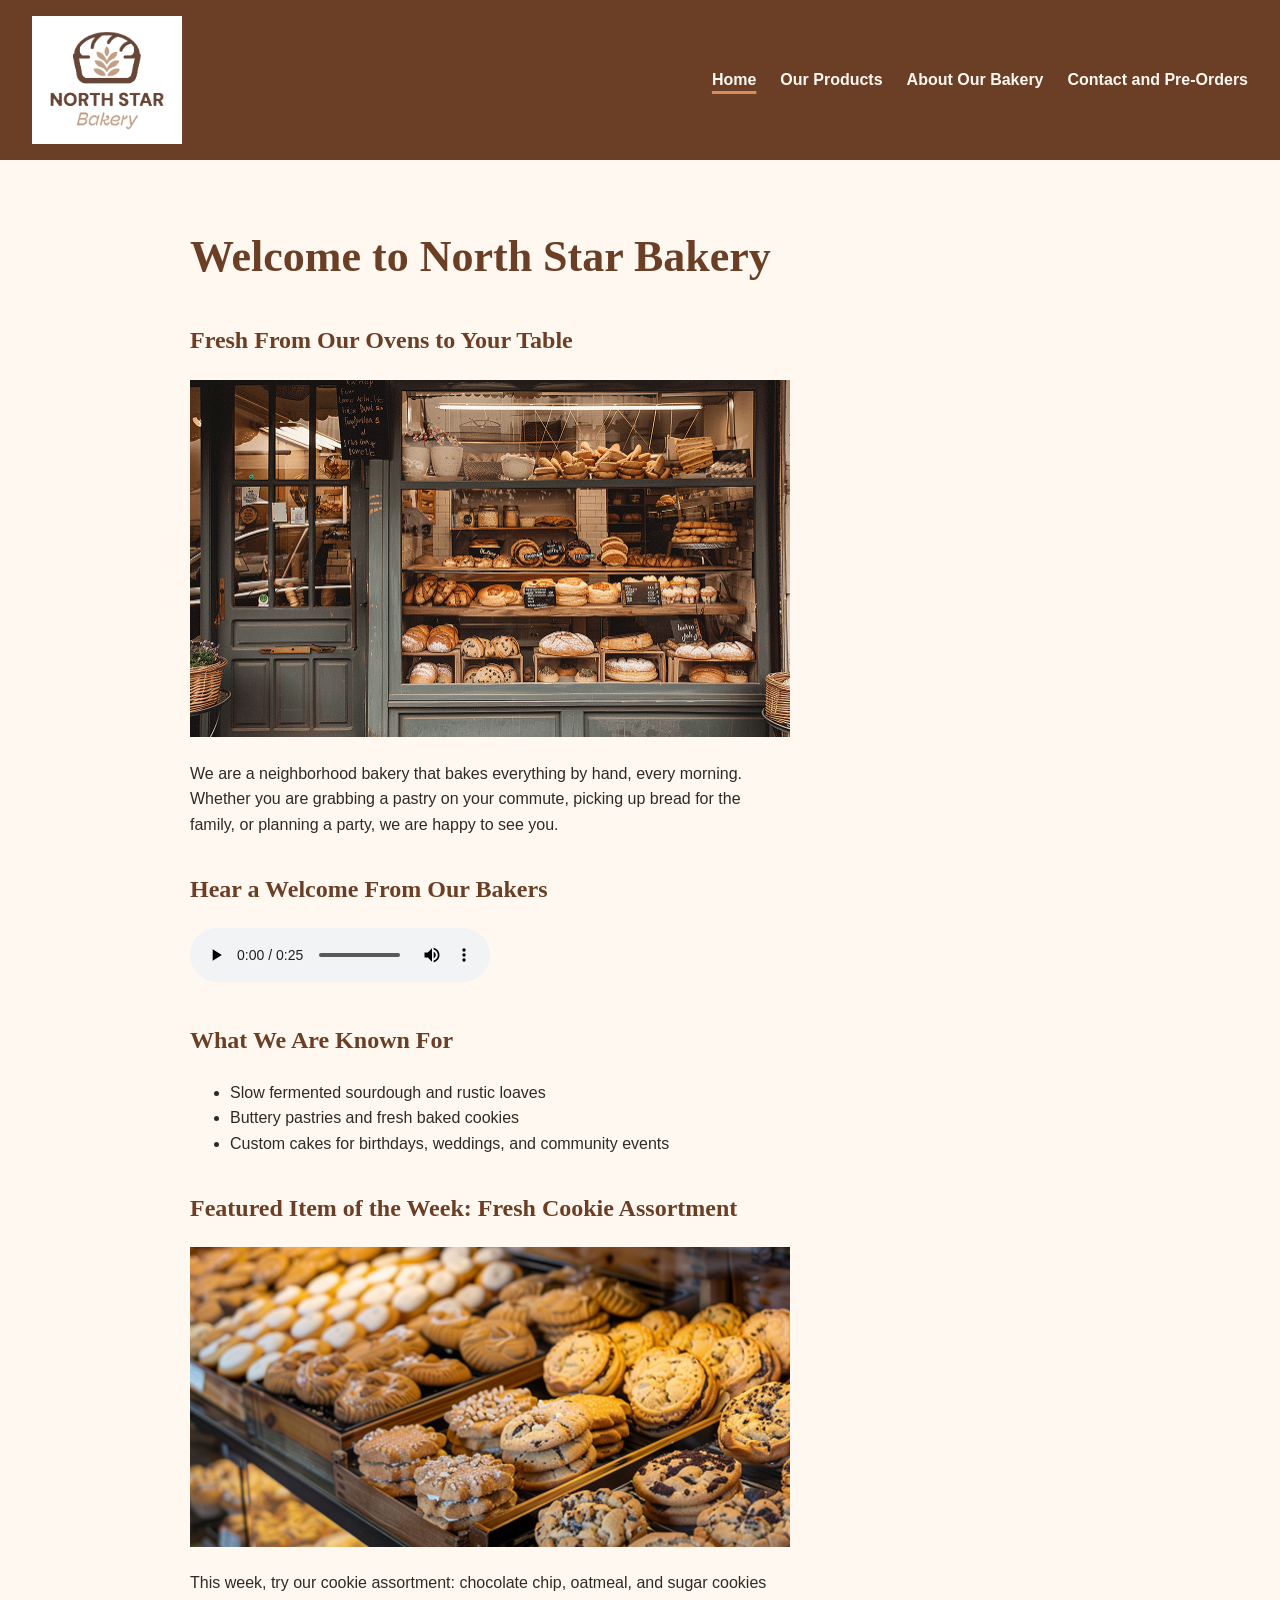
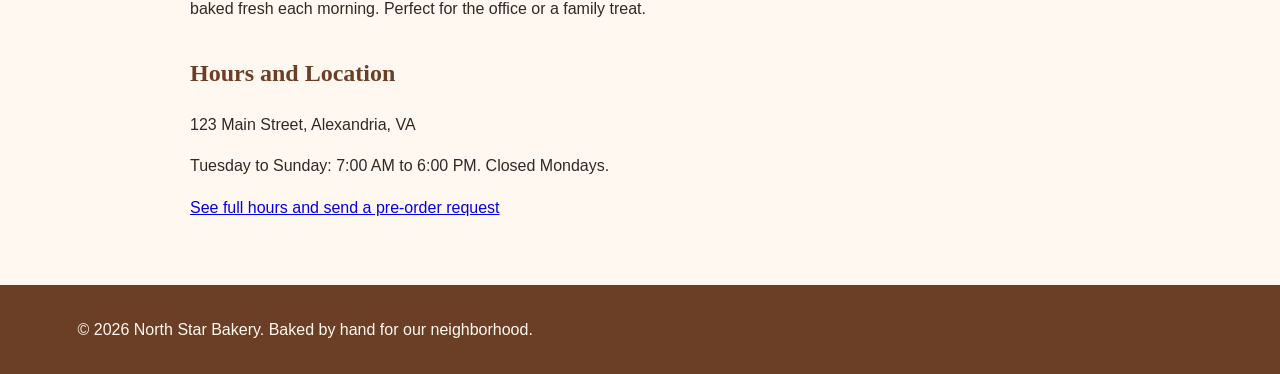
<file: index.html>
<!DOCTYPE html>
<html lang="en">
<head>
  <meta charset="UTF-8">
  <meta name="viewport" content="width=device-width, initial-scale=1.0">
  <title>Home | North Star Bakery</title>
  <link rel="stylesheet" href="styles.css">
</head>
<body>

  <header>
    <img src="media/Bakery_c/bakery-logo_c.png" alt="North Star Bakery logo with a loaf of bread and a wheat stalk" width="150">
    <nav aria-label="Main navigation">
      <ul>
        <li><a href="index.html" aria-current="page">Home</a></li>
        <li><a href="products.html">Our Products</a></li>
        <li><a href="about.html">About Our Bakery</a></li>
        <li><a href="contact.html">Contact and Pre-Orders</a></li>
      </ul>
    </nav>
  </header>

  <main>
    <h1>Welcome to North Star Bakery</h1>

    <section>
      <h2>Fresh From Our Ovens to Your Table</h2>
      <img src="media/Bakery_c/bakery-storefront_c.png" alt="North Star Bakery storefront with a large window showing shelves of fresh breads and pastries" width="600">
      <p>We are a neighborhood bakery that bakes everything by hand, every morning. Whether you are grabbing a pastry on your commute, picking up bread for the family, or planning a party, we are happy to see you.</p>
    </section>

    <section>
      <h2>Hear a Welcome From Our Bakers</h2>
      <audio controls>
        <source src="media/Bakery_c/bakery-welcome_c.mp3" type="audio/mpeg">
        Your browser does not support the audio element. You can <a href="media/Bakery_c/bakery-welcome_c.mp3">download our welcome message</a> instead.
      </audio>
    </section>

    <section>
      <h2>What We Are Known For</h2>
      <ul>
        <li>Slow fermented sourdough and rustic loaves</li>
        <li>Buttery pastries and fresh baked cookies</li>
        <li>Custom cakes for birthdays, weddings, and community events</li>
      </ul>
    </section>

    <section>
      <h2>Featured Item of the Week: Fresh Cookie Assortment</h2>
      <picture>
        <source media="(min-width: 800px)" srcset="media/Bakery_c/bakery-feature-large_c.png">
        <img src="media/Bakery_c/bakery-feature-small_c.png" alt="Bakery display case filled with trays of chocolate chip cookies, sugar cookies, and pastries" width="600">
      </picture>
      <p>This week, try our cookie assortment: chocolate chip, oatmeal, and sugar cookies baked fresh each morning. Perfect for the office or a family treat.</p>
    </section>

    <section>
      <h2>Hours and Location</h2>
      <p>123 Main Street, Alexandria, VA</p>
      <p>Tuesday to Sunday: 7:00 AM to 6:00 PM. Closed Mondays.</p>
      <p><a href="contact.html">See full hours and send a pre-order request</a></p>
    </section>
  </main>

  <footer>
    <p>&copy; 2026 North Star Bakery. Baked by hand for our neighborhood.</p>
  </footer>

</body>
</html>
</file>
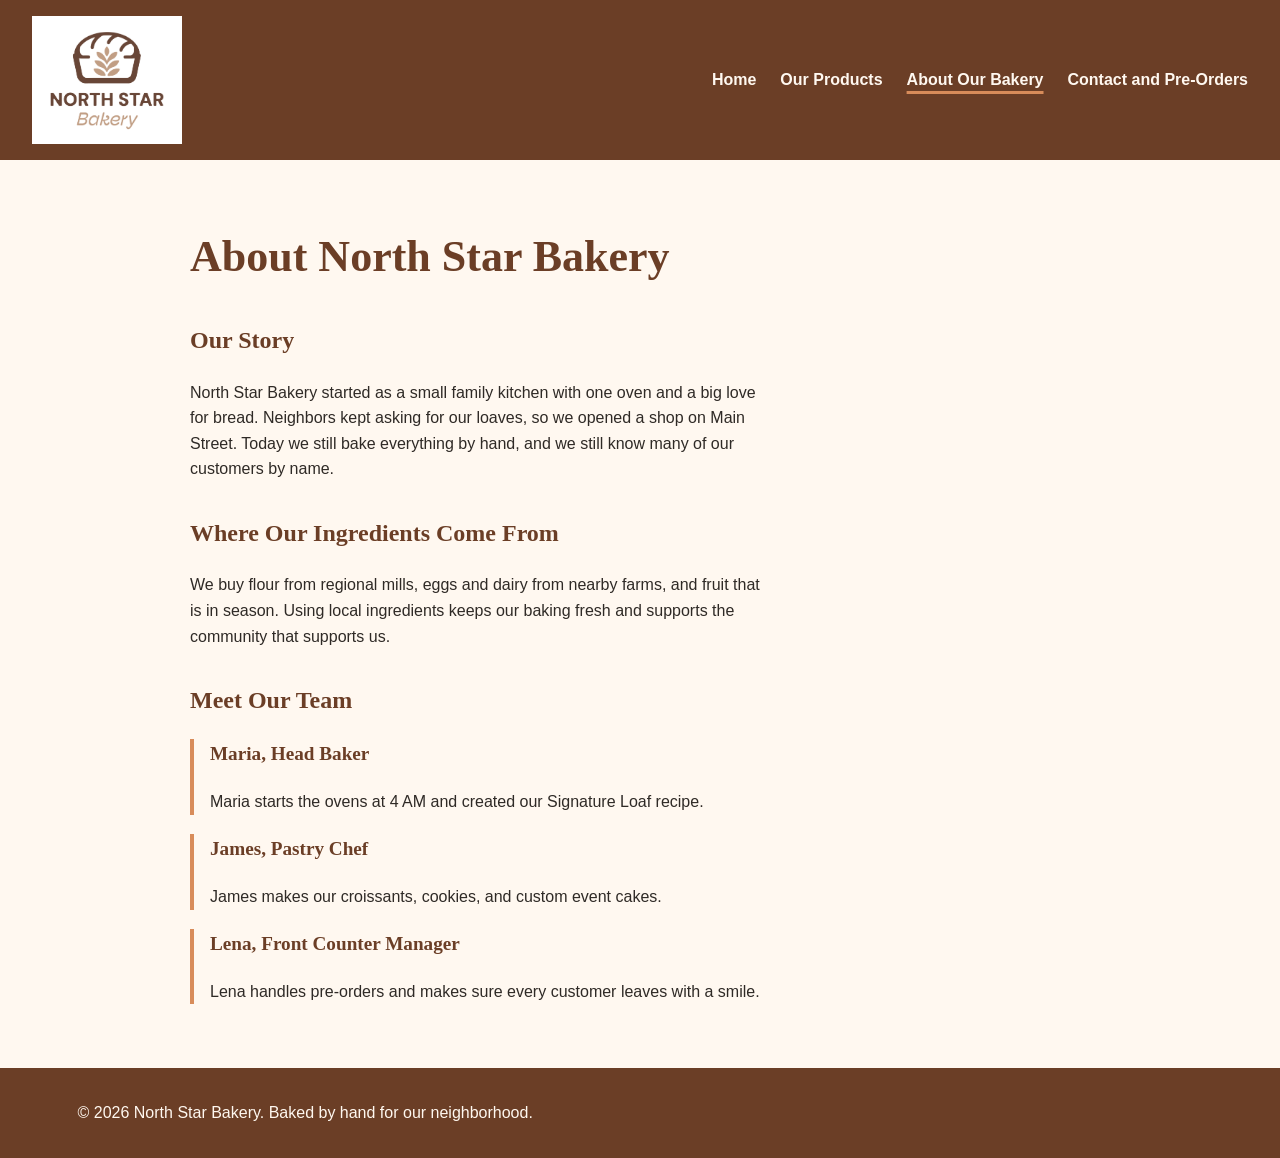
<file: about.html>
<!DOCTYPE html>
<html lang="en">
<head>
  <meta charset="UTF-8">
  <meta name="viewport" content="width=device-width, initial-scale=1.0">
  <title>About | North Star Bakery</title>
  <link rel="stylesheet" href="styles.css">
</head>
<body>

  <header>
    <img src="media/Bakery_c/bakery-logo_c.png" alt="North Star Bakery logo with a loaf of bread and a wheat stalk" width="150">
    <nav aria-label="Main navigation">
      <ul>
        <li><a href="index.html">Home</a></li>
        <li><a href="products.html">Our Products</a></li>
        <li><a href="about.html" aria-current="page">About Our Bakery</a></li>
        <li><a href="contact.html">Contact and Pre-Orders</a></li>
      </ul>
    </nav>
  </header>

  <main>
    <h1>About North Star Bakery</h1>

    <section>
      <h2>Our Story</h2>
      <p>North Star Bakery started as a small family kitchen with one oven and a big love for bread. Neighbors kept asking for our loaves, so we opened a shop on Main Street. Today we still bake everything by hand, and we still know many of our customers by name.</p>
    </section>

    <section>
      <h2>Where Our Ingredients Come From</h2>
      <p>We buy flour from regional mills, eggs and dairy from nearby farms, and fruit that is in season. Using local ingredients keeps our baking fresh and supports the community that supports us.</p>
    </section>

    <section>
      <h2>Meet Our Team</h2>
      <article>
        <h3>Maria, Head Baker</h3>
        <p>Maria starts the ovens at 4 AM and created our Signature Loaf recipe.</p>
      </article>
      <article>
        <h3>James, Pastry Chef</h3>
        <p>James makes our croissants, cookies, and custom event cakes.</p>
      </article>
      <article>
        <h3>Lena, Front Counter Manager</h3>
        <p>Lena handles pre-orders and makes sure every customer leaves with a smile.</p>
      </article>
    </section>
  </main>

  <footer>
    <p>&copy; 2026 North Star Bakery. Baked by hand for our neighborhood.</p>
  </footer>

</body>
</html>
</file>
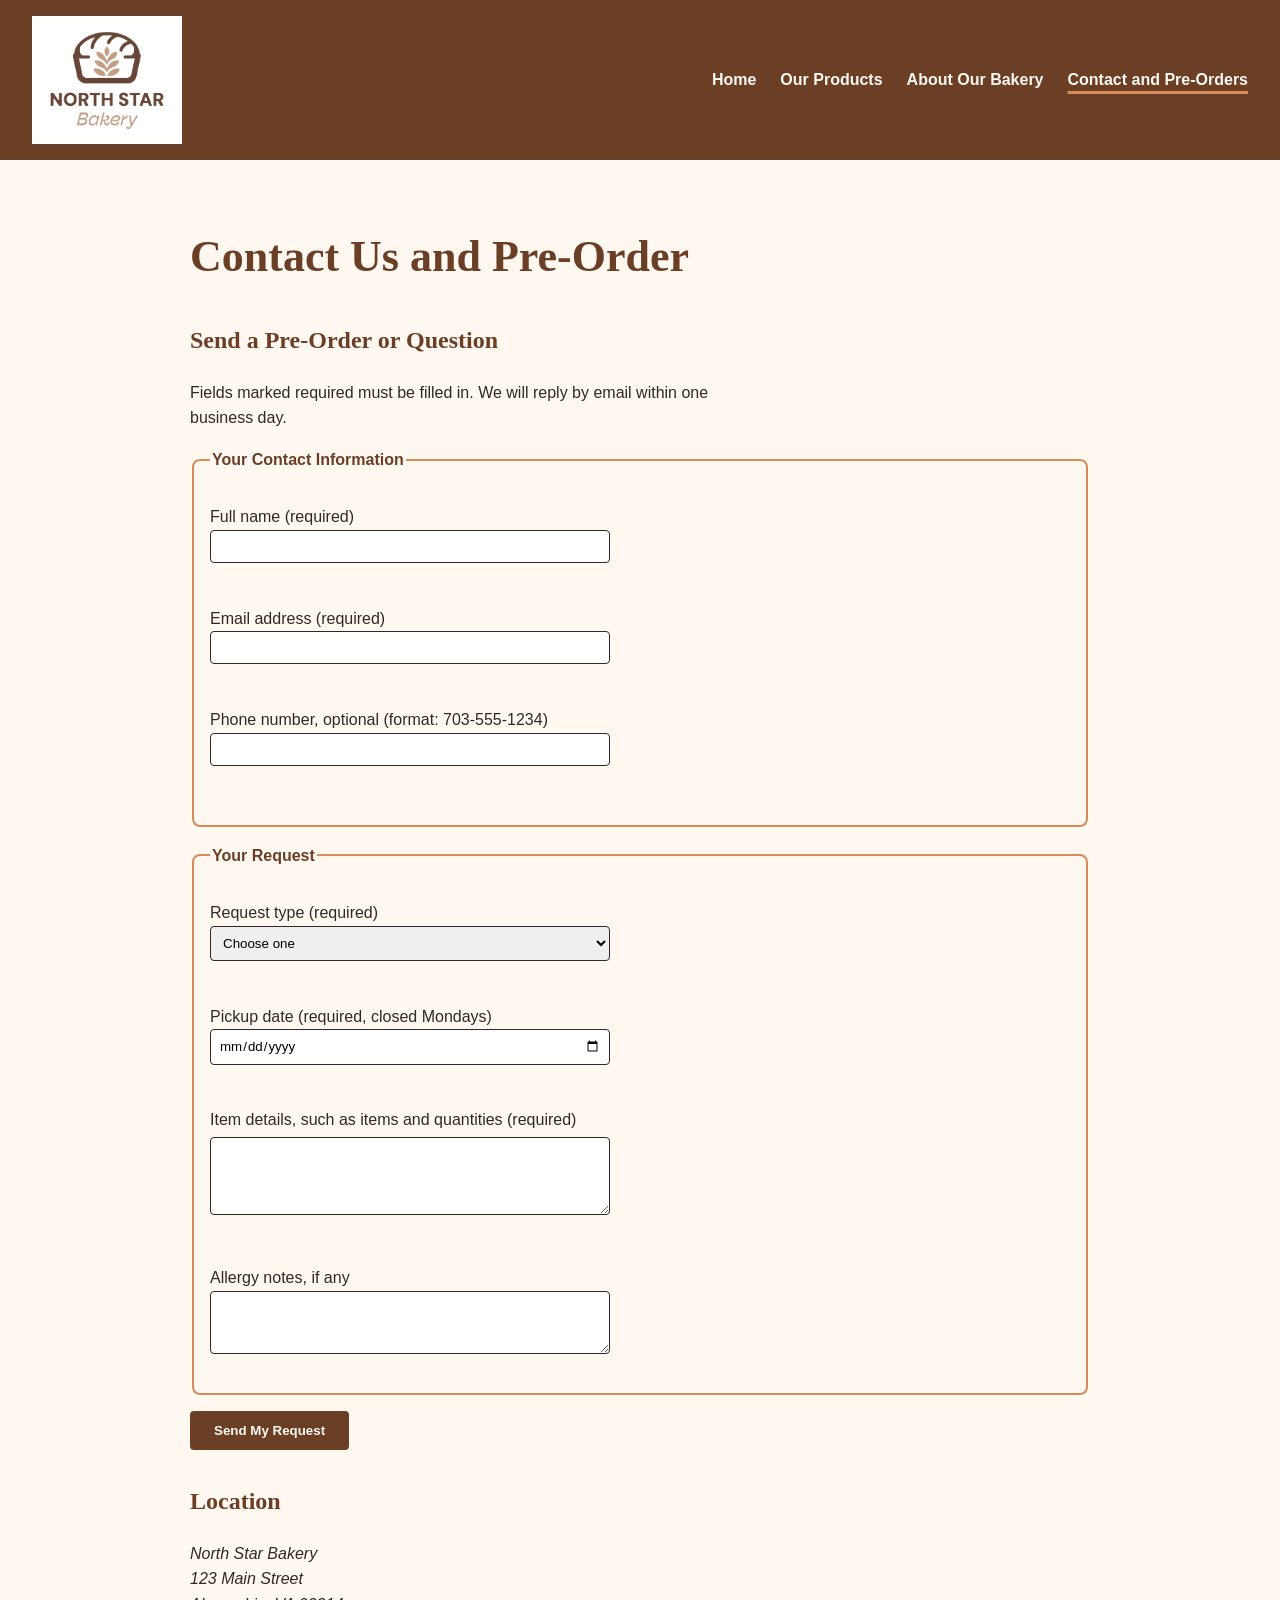
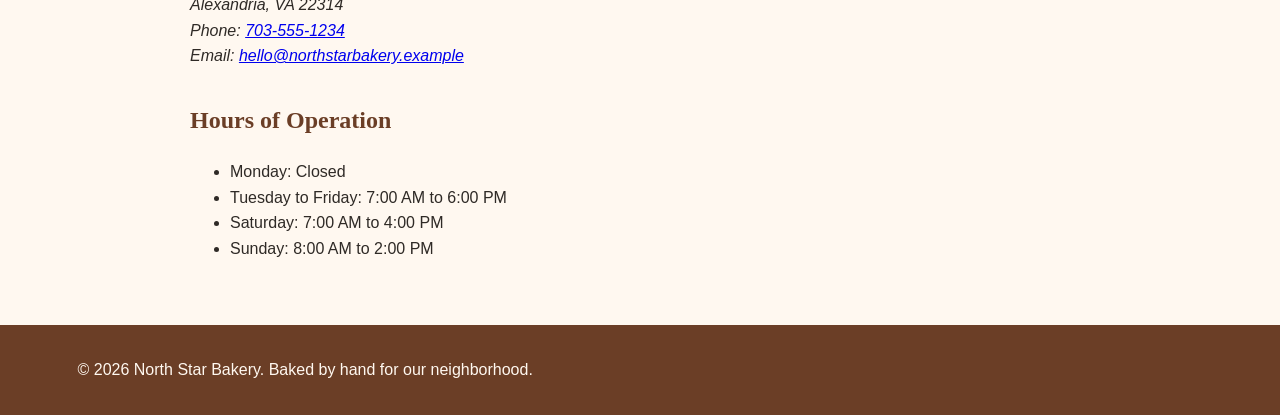
<file: contact.html>
<!DOCTYPE html>
<html lang="en">
<head>
  <meta charset="UTF-8">
  <meta name="viewport" content="width=device-width, initial-scale=1.0">
  <title>Contact and Pre-Orders | North Star Bakery</title>
  <link rel="stylesheet" href="styles.css">
</head>
<body>

  <header>
    <img src="media/Bakery_c/bakery-logo_c.png" alt="North Star Bakery logo with a loaf of bread and a wheat stalk" width="150">
    <nav aria-label="Main navigation">
      <ul>
        <li><a href="index.html">Home</a></li>
        <li><a href="products.html">Our Products</a></li>
        <li><a href="about.html">About Our Bakery</a></li>
        <li><a href="contact.html" aria-current="page">Contact and Pre-Orders</a></li>
      </ul>
    </nav>
  </header>

  <main>
    <h1>Contact Us and Pre-Order</h1>

    <section>
      <h2>Send a Pre-Order or Question</h2>
      <p>Fields marked required must be filled in. We will reply by email within one business day.</p>

      <form id="preorder-form" action="#" method="post" novalidate>
        <fieldset>
          <legend>Your Contact Information</legend>

          <p>
            <label for="name">Full name (required)</label><br>
            <input type="text" id="name" name="name" required minlength="2" maxlength="60" autocomplete="name" aria-describedby="name-error">
            <span class="error-message" id="name-error" aria-live="polite"></span>
          </p>

          <p>
            <label for="email">Email address (required)</label><br>
            <input type="email" id="email" name="email" required autocomplete="email" aria-describedby="email-error">
            <span class="error-message" id="email-error" aria-live="polite"></span>
          </p>

          <p>
            <label for="phone">Phone number, optional (format: 703-555-1234)</label><br>
            <input type="tel" id="phone" name="phone" pattern="[0-9]{3}-[0-9]{3}-[0-9]{4}" autocomplete="tel" aria-describedby="phone-error">
            <span class="error-message" id="phone-error" aria-live="polite"></span>
          </p>
        </fieldset>

        <fieldset>
          <legend>Your Request</legend>

          <p>
            <label for="request-type">Request type (required)</label><br>
            <select id="request-type" name="request-type" required aria-describedby="request-type-error">
              <option value="">Choose one</option>
              <option value="pre-order">Pre-order</option>
              <option value="custom-cake">Custom cake</option>
              <option value="event">Event or catering order</option>
              <option value="question">General question</option>
            </select>
            <span class="error-message" id="request-type-error" aria-live="polite"></span>
          </p>

          <p>
            <label for="pickup-date">Pickup date (required, closed Mondays)</label><br>
            <input type="date" id="pickup-date" name="pickup-date" required aria-describedby="pickup-date-error">
            <span class="error-message" id="pickup-date-error" aria-live="polite"></span>
          </p>

          <p>
            <label for="item-details">Item details, such as items and quantities (required)</label><br>
            <span class="saved-note" id="saved-list-note" aria-live="polite"></span>
            <textarea id="item-details" name="item-details" rows="4" cols="40" required minlength="5" maxlength="500" aria-describedby="saved-list-note item-details-error"></textarea>
            <span class="error-message" id="item-details-error" aria-live="polite"></span>
          </p>

          <p>
            <label for="allergy-notes">Allergy notes, if any</label><br>
            <textarea id="allergy-notes" name="allergy-notes" rows="3" cols="40" maxlength="300"></textarea>
          </p>
        </fieldset>

        <button type="submit">Send My Request</button>
        <p id="form-status" class="form-status" role="status" aria-live="polite"></p>
      </form>
    </section>

    <section>
      <h2>Location</h2>
      <address>
        North Star Bakery<br>
        123 Main Street<br>
        Alexandria, VA 22314<br>
        Phone: <a href="tel:7035551234">703-555-1234</a><br>
        Email: <a href="mailto:hello@northstarbakery.example">hello@northstarbakery.example</a>
      </address>
    </section>

    <section>
      <h2>Hours of Operation</h2>
      <ul>
        <li>Monday: Closed</li>
        <li>Tuesday to Friday: 7:00 AM to 6:00 PM</li>
        <li>Saturday: 7:00 AM to 4:00 PM</li>
        <li>Sunday: 8:00 AM to 2:00 PM</li>
      </ul>
    </section>
  </main>

  <footer>
    <p>&copy; 2026 North Star Bakery. Baked by hand for our neighborhood.</p>
  </footer>

  <script src="scripts.js"></script>
</body>
</html>
</file>
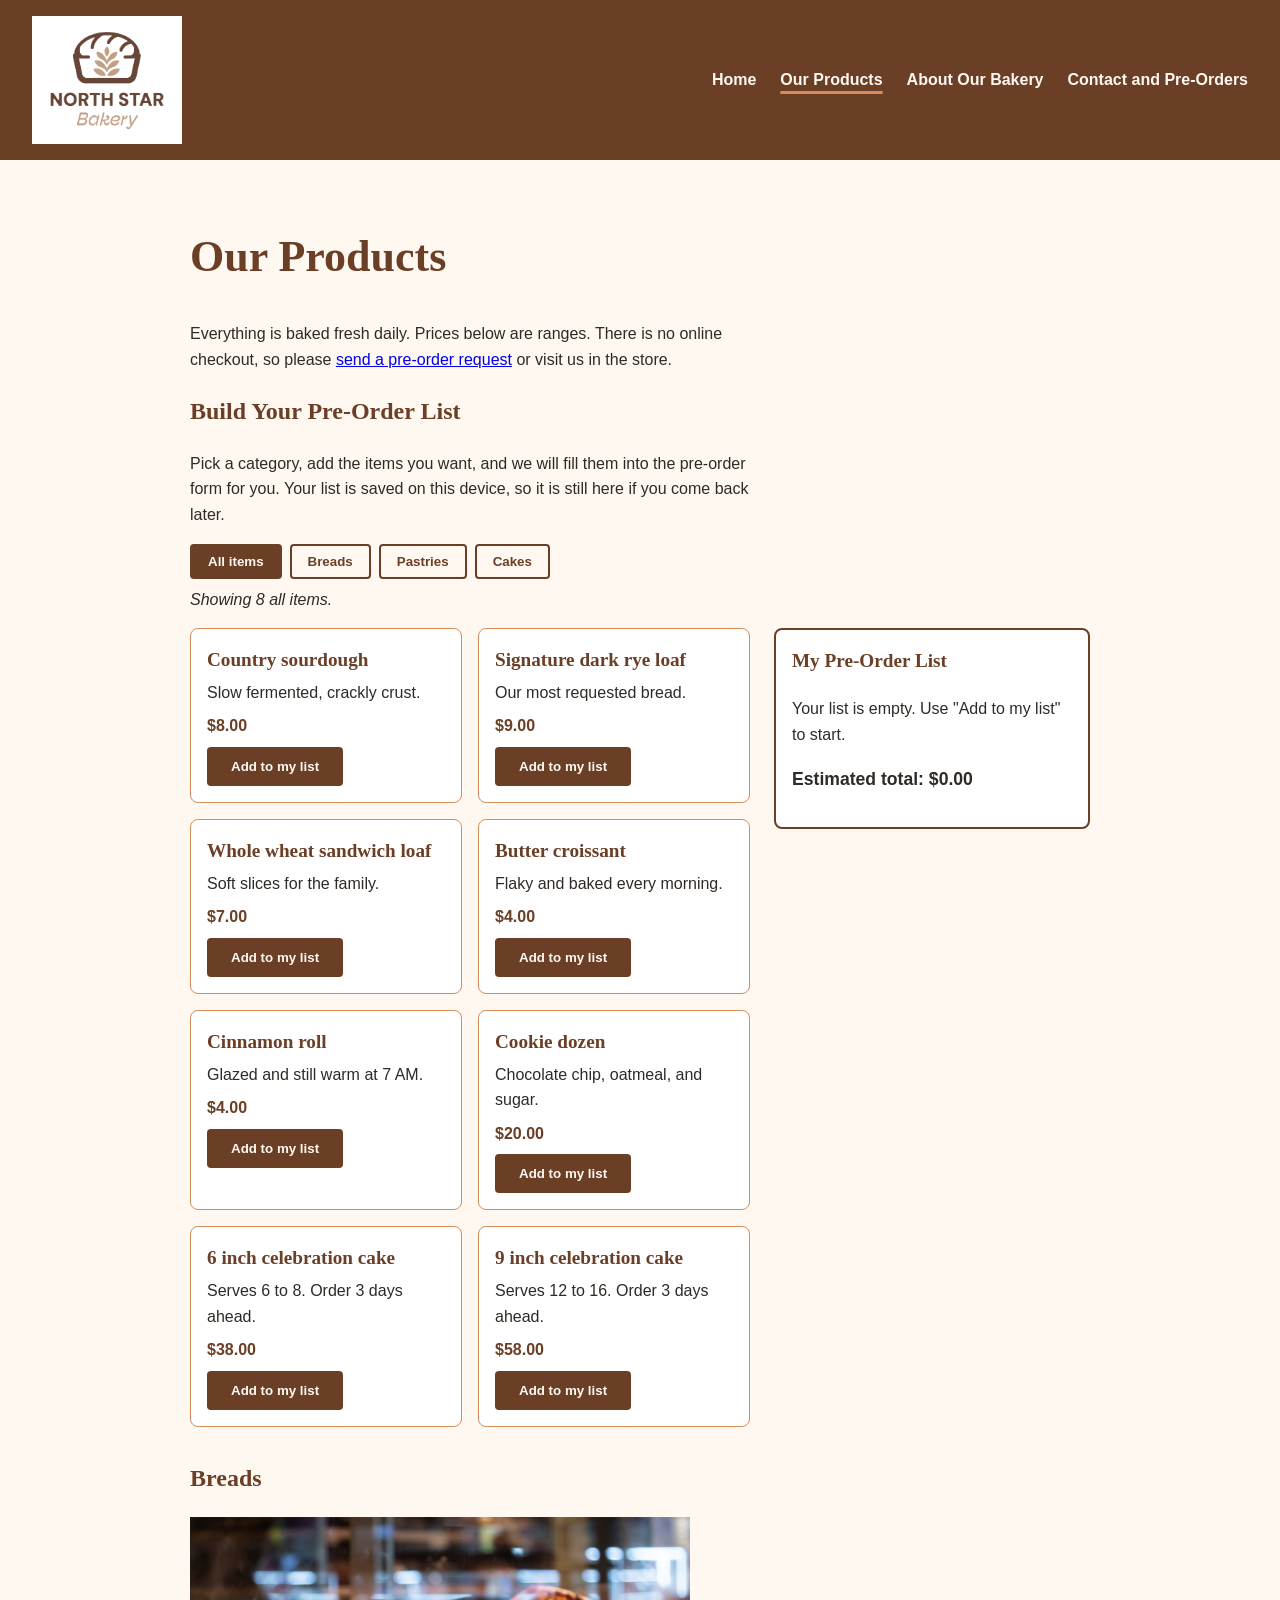
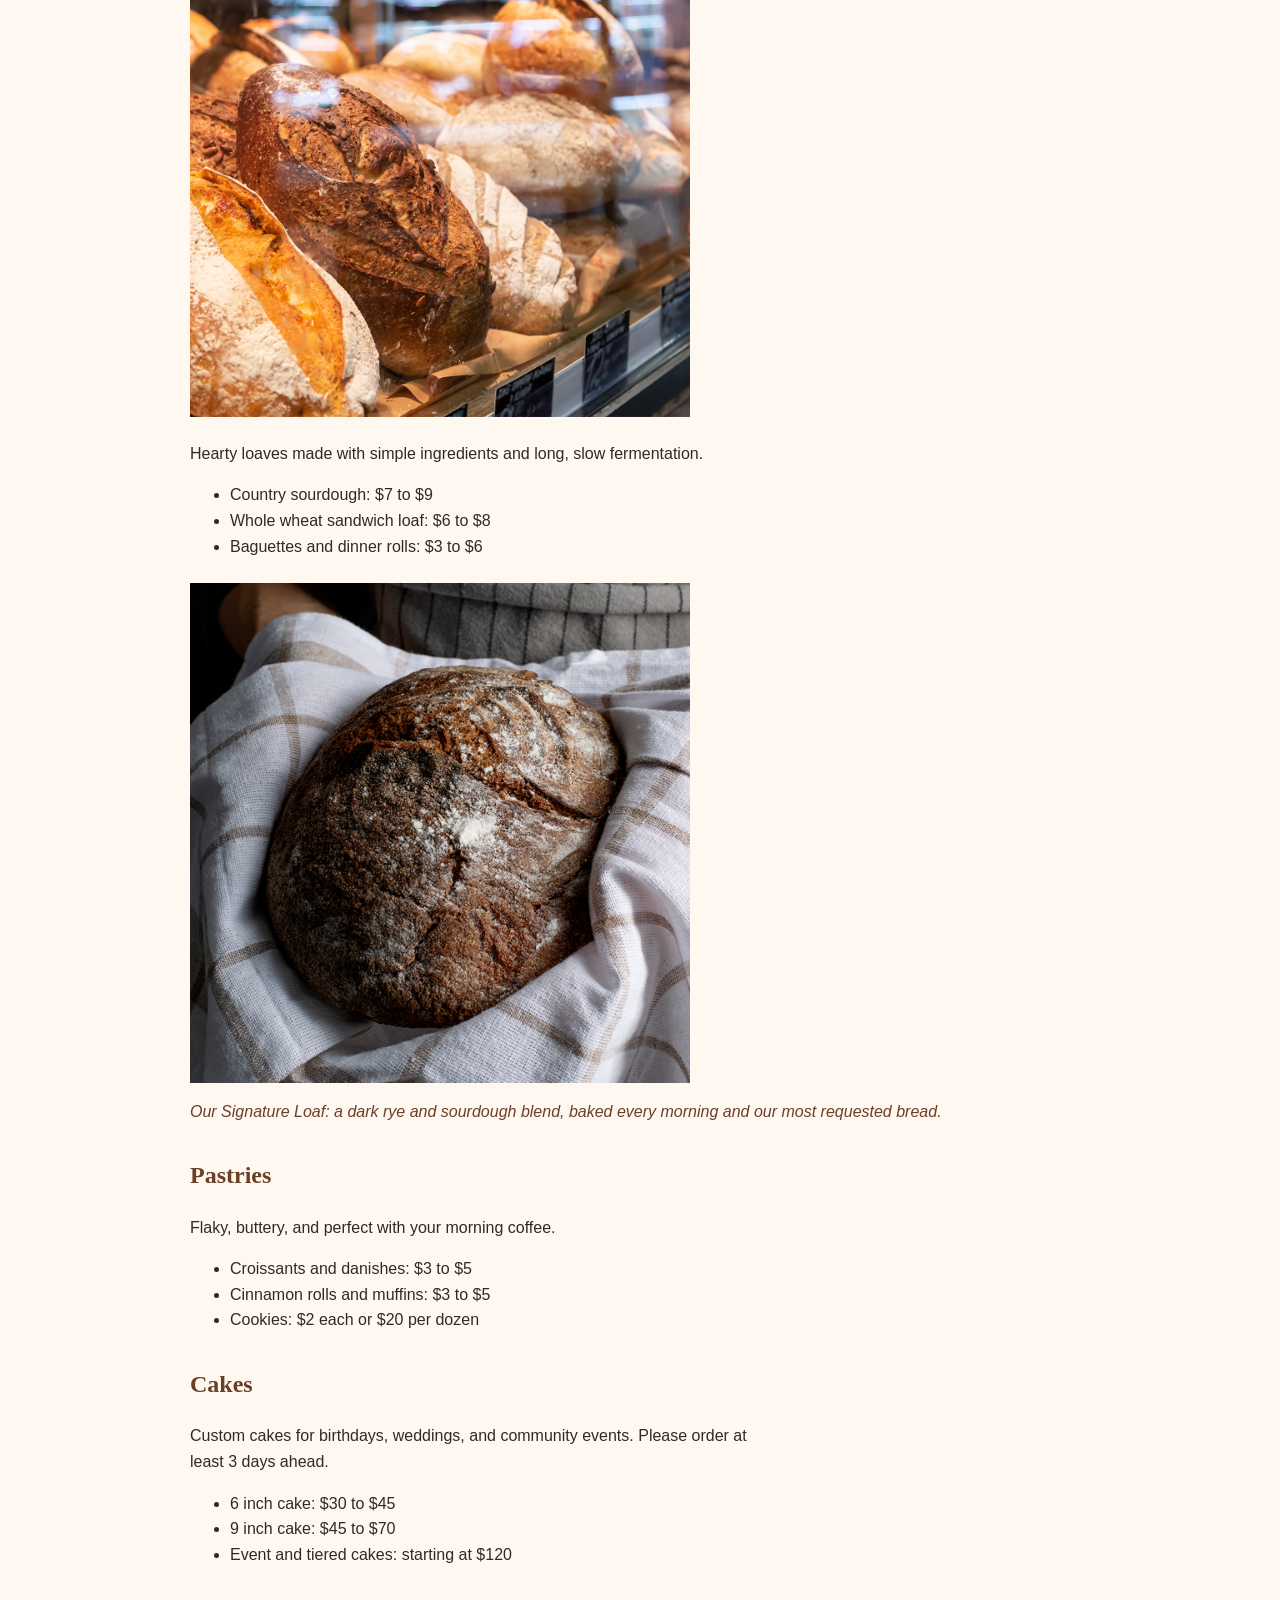
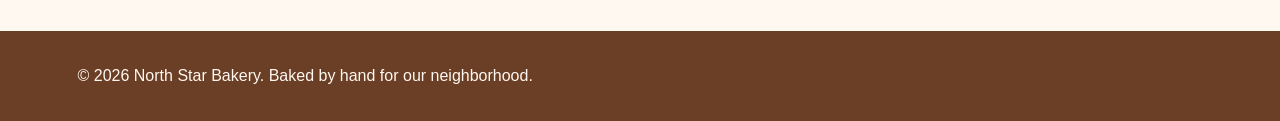
<file: products.html>
<!DOCTYPE html>
<html lang="en">
<head>
  <meta charset="UTF-8">
  <meta name="viewport" content="width=device-width, initial-scale=1.0">
  <title>Products | North Star Bakery</title>
  <link rel="stylesheet" href="styles.css">
</head>
<body>

  <header>
    <img src="media/Bakery_c/bakery-logo_c.png" alt="North Star Bakery logo with a loaf of bread and a wheat stalk" width="150">
    <nav aria-label="Main navigation">
      <ul>
        <li><a href="index.html">Home</a></li>
        <li><a href="products.html" aria-current="page">Our Products</a></li>
        <li><a href="about.html">About Our Bakery</a></li>
        <li><a href="contact.html">Contact and Pre-Orders</a></li>
      </ul>
    </nav>
  </header>

  <main>
    <h1>Our Products</h1>
    <p>Everything is baked fresh daily. Prices below are ranges. There is no online checkout, so please <a href="contact.html">send a pre-order request</a> or visit us in the store.</p>

    <section aria-labelledby="builder-heading">
      <h2 id="builder-heading">Build Your Pre-Order List</h2>
      <p>Pick a category, add the items you want, and we will fill them into the pre-order form for you. Your list is saved on this device, so it is still here if you come back later.</p>

      <noscript>
        <p>Turn on JavaScript to build a pre-order list, or simply list your items on the <a href="contact.html">pre-order form</a>.</p>
      </noscript>

      <div class="filter-buttons" role="group" aria-label="Filter products by category">
        <button type="button" class="filter-button" data-category="all" aria-pressed="true">All items</button>
        <button type="button" class="filter-button" data-category="bread" aria-pressed="false">Breads</button>
        <button type="button" class="filter-button" data-category="pastry" aria-pressed="false">Pastries</button>
        <button type="button" class="filter-button" data-category="cake" aria-pressed="false">Cakes</button>
      </div>
      <p id="filter-status" class="filter-status" aria-live="polite"></p>

      <div class="builder">
        <ul id="product-list" class="product-list"></ul>

        <aside class="order-box" aria-labelledby="order-heading">
          <h3 id="order-heading">My Pre-Order List</h3>
          <p id="order-empty">Your list is empty. Use "Add to my list" to start.</p>
          <ul id="order-items" class="order-items" aria-live="polite"></ul>
          <p id="order-total" class="order-total"></p>
          <div id="order-actions" class="order-actions" hidden>
            <a href="contact.html" class="button-link">Send this list with my pre-order</a>
            <button type="button" id="clear-order" class="secondary-button">Clear list</button>
          </div>
        </aside>
      </div>
    </section>

    <section>
      <h2>Breads</h2>
      <img src="media/Bakery_c/bakery-bread_c.png" alt="Rustic sourdough and whole grain loaves dusted with flour in a glass bakery case" width="500">
      <p>Hearty loaves made with simple ingredients and long, slow fermentation.</p>
      <ul>
        <li>Country sourdough: $7 to $9</li>
        <li>Whole wheat sandwich loaf: $6 to $8</li>
        <li>Baguettes and dinner rolls: $3 to $6</li>
      </ul>

      <figure>
        <img src="media/Bakery_c/bakery-signature-loaf_c.png" alt="Round dark rye signature loaf with a crackled, flour dusted crust resting on a checkered linen towel" width="500">
        <figcaption>Our Signature Loaf: a dark rye and sourdough blend, baked every morning and our most requested bread.</figcaption>
      </figure>
    </section>

    <section>
      <h2>Pastries</h2>
      <p>Flaky, buttery, and perfect with your morning coffee.</p>
      <ul>
        <li>Croissants and danishes: $3 to $5</li>
        <li>Cinnamon rolls and muffins: $3 to $5</li>
        <li>Cookies: $2 each or $20 per dozen</li>
      </ul>
    </section>

    <section>
      <h2>Cakes</h2>
      <p>Custom cakes for birthdays, weddings, and community events. Please order at least 3 days ahead.</p>
      <ul>
        <li>6 inch cake: $30 to $45</li>
        <li>9 inch cake: $45 to $70</li>
        <li>Event and tiered cakes: starting at $120</li>
      </ul>
    </section>
  </main>

  <footer>
    <p>&copy; 2026 North Star Bakery. Baked by hand for our neighborhood.</p>
  </footer>

  <script src="scripts.js"></script>
</body>
</html>
</file>
<file: styles.css>
/* ===== North Star Bakery Styles ===== */
/* Colors: cream #FFF8F0, brown #6B3E26, peach #D88C5A, charcoal #2F2A26 */
/* Fonts: Georgia for headings, Arial for body text */

/* ---------- Base (mobile first) ---------- */
body {
  margin: 0;
  background-color: #FFF8F0;
  color: #2F2A26;
  font-family: Arial, Helvetica, sans-serif;
  line-height: 1.6;
}

h1, h2, h3 {
  font-family: Georgia, "Times New Roman", serif;
  color: #6B3E26;
}

h1 { font-size: 2rem; }
h2 { font-size: 1.5rem; }
h3 { font-size: 1.2rem; }

p { max-width: 65ch; }

img { max-width: 100%; height: auto; }

/* ---------- Header and navigation (Flexbox) ---------- */
header {
  background-color: #6B3E26;
  display: flex;
  flex-direction: column;
  align-items: center;
  gap: 12px;
  padding: 16px;
}

nav ul {
  display: flex;
  flex-direction: column;
  align-items: center;
  gap: 10px;
  list-style: none;
  margin: 0;
  padding: 0;
}

nav a {
  color: #FFF8F0;
  text-decoration: none;
  font-weight: bold;
}

nav a:hover,
nav a[aria-current="page"] {
  text-decoration: underline;
  text-decoration-color: #D88C5A;
  text-decoration-thickness: 3px;
  text-underline-offset: 6px;
}

/* ---------- Main content ---------- */
main {
  max-width: 900px;
  margin: 0 auto;
  padding: 16px;
}

section { margin-bottom: 32px; }

article {
  border-left: 4px solid #D88C5A;
  padding-left: 16px;
  margin-bottom: 16px;
}

/* ---------- Figure and caption ---------- */
figure { margin: 24px 0; }

figcaption {
  font-style: italic;
  color: #6B3E26;
  margin-top: 8px;
}

/* ---------- Pre-order form ---------- */
fieldset {
  border: 2px solid #D88C5A;
  border-radius: 8px;
  margin-bottom: 16px;
  padding: 16px;
}

legend {
  font-weight: bold;
  color: #6B3E26;
}

input, select, textarea {
  width: 100%;
  max-width: 400px;
  padding: 8px;
  border: 1px solid #2F2A26;
  border-radius: 4px;
  font-family: inherit;
  box-sizing: border-box;
}

button {
  background-color: #6B3E26;
  color: #FFF8F0;
  border: none;
  border-radius: 4px;
  padding: 12px 24px;
  font-weight: bold;
  cursor: pointer;
}

button:hover {
  background-color: #D88C5A;
  color: #2F2A26;
}

/* ---------- Footer ---------- */
footer {
  background-color: #6B3E26;
  color: #FFF8F0;
  text-align: center;
  padding: 16px;
}

/* ---------- Larger screens ---------- */
@media (min-width: 768px) {
  header {
    flex-direction: row;
    justify-content: space-between;
    padding: 16px 32px;
  }

  nav ul {
    flex-direction: row;
    gap: 24px;
  }

  h1 { font-size: 2.75rem; }
  main { padding: 32px; }
}

/* ===== Touchstone 4: interactive features ===== */

/* ---------- Pre-order list builder (products page) ---------- */
.filter-buttons {
  display: flex;
  flex-wrap: wrap;
  gap: 8px;
}

.filter-button {
  background-color: #FFF8F0;
  color: #6B3E26;
  border: 2px solid #6B3E26;
  padding: 8px 16px;
}

.filter-button[aria-pressed="true"] {
  background-color: #6B3E26;
  color: #FFF8F0;
}

.filter-status {
  font-style: italic;
  margin: 8px 0 16px;
}

.builder {
  display: flex;
  flex-direction: column;
  gap: 24px;
}

.product-list {
  list-style: none;
  margin: 0;
  padding: 0;
  display: grid;
  grid-template-columns: 1fr;
  gap: 16px;
}

.product-card {
  background-color: #ffffff;
  border: 1px solid #D88C5A;
  border-radius: 8px;
  padding: 16px;
}

.product-card h3 { margin: 0 0 4px; }
.product-card p { margin: 0 0 8px; }

.price {
  font-weight: bold;
  color: #6B3E26;
}

.order-box {
  background-color: #ffffff;
  border: 2px solid #6B3E26;
  border-radius: 8px;
  padding: 16px;
}

.order-box h3 { margin-top: 0; }

.order-items {
  list-style: none;
  margin: 0;
  padding: 0;
}

.order-items li {
  display: flex;
  justify-content: space-between;
  align-items: center;
  gap: 8px;
  padding: 6px 0;
  border-bottom: 1px solid #F0E0D0;
}

.remove-button,
.secondary-button {
  background-color: #FFF8F0;
  color: #6B3E26;
  border: 1px solid #6B3E26;
  padding: 4px 10px;
  font-weight: normal;
}

.order-total {
  font-weight: bold;
  font-size: 1.1rem;
}

.order-actions {
  display: flex;
  flex-wrap: wrap;
  align-items: center;
  gap: 12px;
}

.order-actions[hidden] { display: none; }

.button-link {
  display: inline-block;
  background-color: #6B3E26;
  color: #FFF8F0;
  text-decoration: none;
  font-weight: bold;
  border-radius: 4px;
  padding: 10px 16px;
}

.button-link:hover {
  background-color: #D88C5A;
  color: #2F2A26;
}

/* ---------- Form validation feedback (contact page) ---------- */
.error-message {
  display: block;
  color: #A4161A;
  font-weight: bold;
  font-size: 0.95rem;
  margin-top: 4px;
  min-height: 1.5em; /* keeps space so the form does not jump when errors clear */
}

input.invalid,
select.invalid,
textarea.invalid {
  border: 2px solid #A4161A;
  background-color: #FFF1F1;
}

.saved-note {
  display: block;
  color: #6B3E26;
  font-style: italic;
  margin-bottom: 4px;
}

.form-status {
  font-weight: bold;
  margin-top: 12px;
}

.form-status.error-summary { color: #A4161A; }

.form-status.success {
  color: #1E5631;
  background-color: #EAF5EC;
  border-left: 4px solid #1E5631;
  padding: 8px 12px;
}

/* ---------- Larger screens: products beside the list ---------- */
@media (min-width: 768px) {
  .builder {
    flex-direction: row;
    align-items: flex-start;
  }

  .product-list {
    flex: 2;
    grid-template-columns: 1fr 1fr;
  }

  .order-box {
    flex: 1;
    position: sticky;
    top: 16px;
  }
}
</file>
